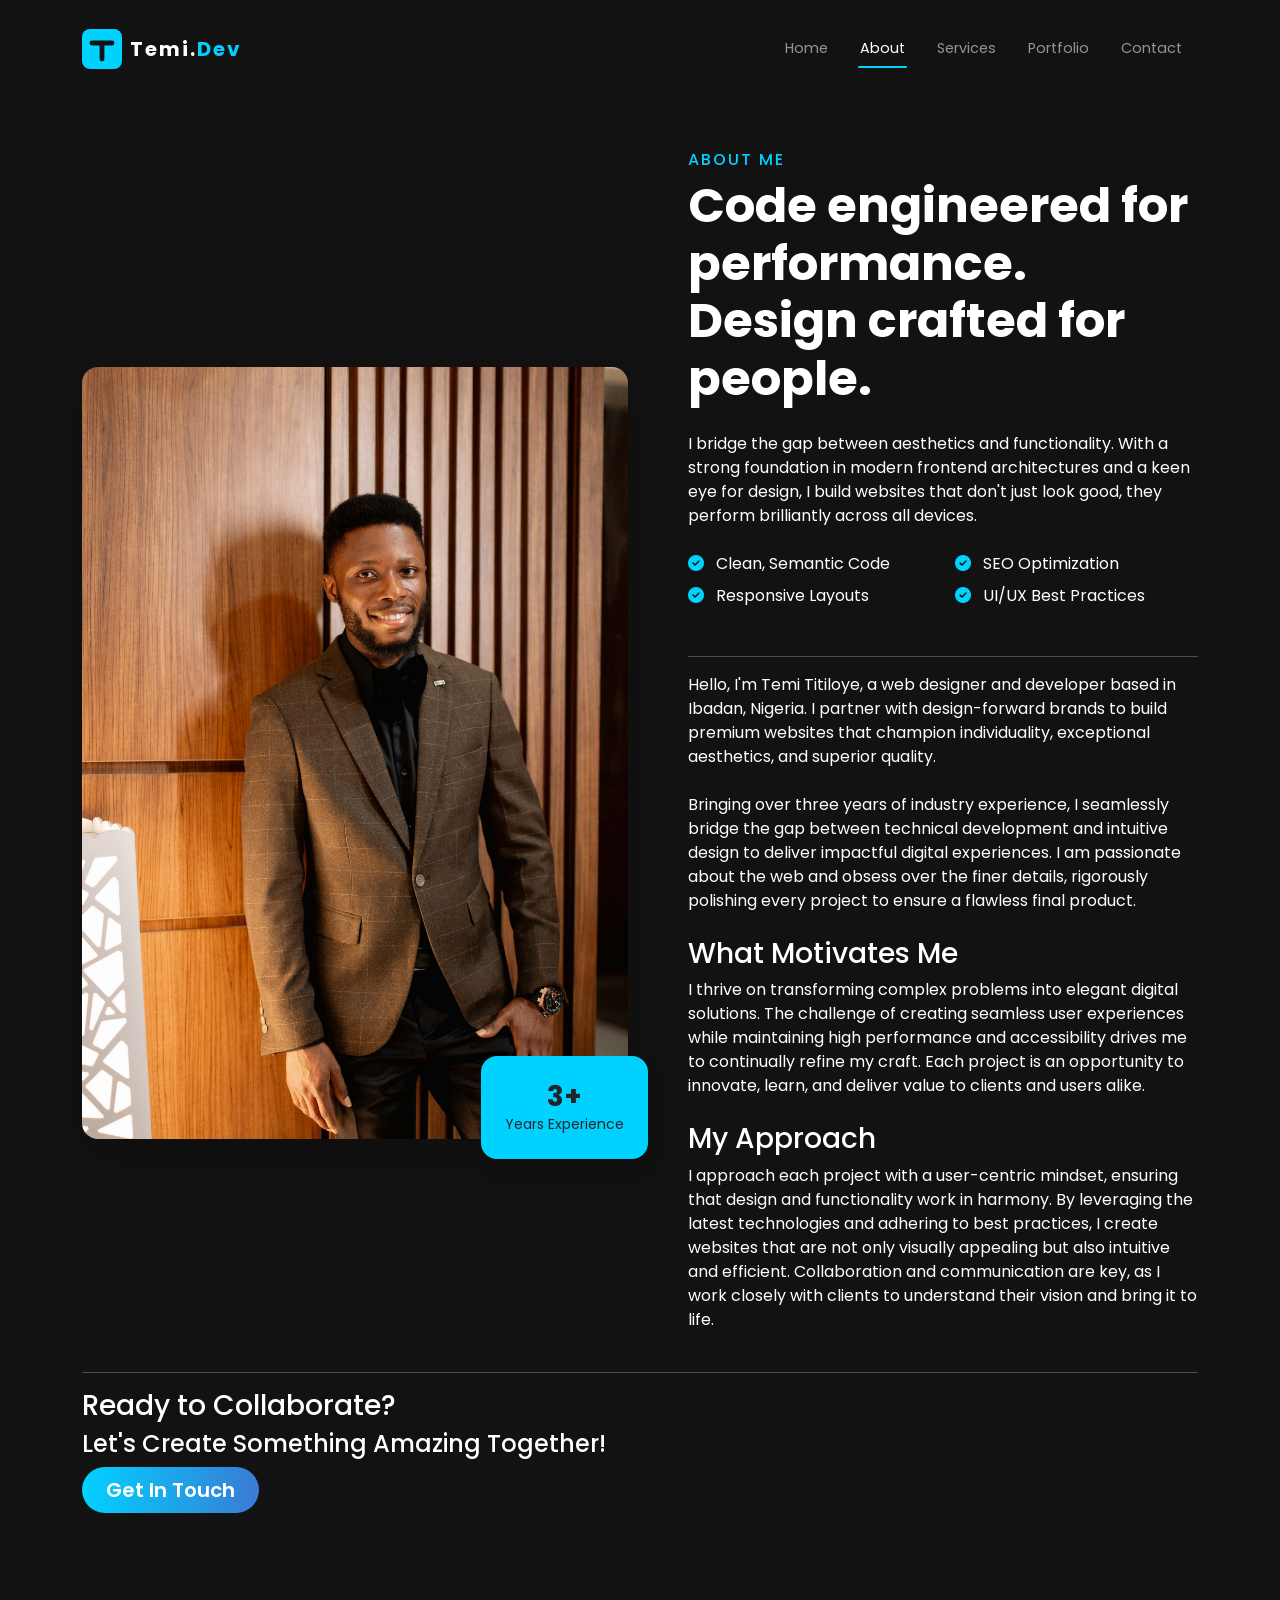
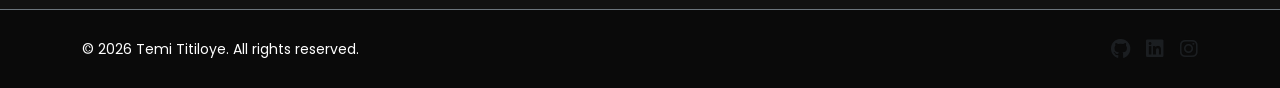
<file: about.html>
<!DOCTYPE html>
<html lang="en" style="scroll-behavior: smooth;">
<head>
    <meta charset="UTF-8">
    <meta name="viewport" content="width=device-width, initial-scale=1.0">
    <title>Temi Titiloye | My Portfolio</title>
    
    <!-- Google Fonts: Poppins -->
    <link rel="preconnect" href="https://fonts.googleapis.com">
    <link rel="preconnect" href="https://fonts.gstatic.com" crossorigin>
    <link href="https://fonts.googleapis.com/css2?family=Poppins:wght@300;400;600;700&display=swap" rel="stylesheet">
    
    <!-- Bootstrap 5 CSS -->
    <link href="https://cdn.jsdelivr.net/npm/bootstrap@5.3.2/dist/css/bootstrap.min.css" rel="stylesheet">
    
    <!-- FontAwesome for Icons -->
    <link rel="stylesheet" href="https://cdnjs.cloudflare.com/ajax/libs/font-awesome/6.4.0/css/all.min.css">
    
    <!-- External CSS -->
    <link rel="stylesheet" href="style.css">
</head>
<body data-bs-spy="scroll" data-bs-target="#main-nav" data-bs-smooth-scroll="true" tabindex="0">

    <!-- Navigation -->
    <nav id="main-nav" class="navbar navbar-expand-lg navbar-dark fixed-top">
        <div class="container">
            <a class="navbar-brand d-flex align-items-center gap-2" href="/index.html">
                <svg width="40" height="40" viewBox="0 0 100 100" xmlns="http://www.w3.org/2000/svg">
                    <rect width="100" height="100" rx="20" fill="#00d2ff"/>
                    <path d="M 25 35 L 75 35 M 50 35 L 50 75" stroke="#121212" stroke-width="12" stroke-linecap="round"/>
                </svg>
                <span class="fw-bold tracking-wide">Temi.<span class="text-primary-custom">Dev</span></span>
            </a>
            
            <button class="navbar-toggler" type="button" data-bs-toggle="collapse" data-bs-target="#navbarNav">
                <span class="navbar-toggler-icon"></span>
            </button>
            
            <div class="collapse navbar-collapse" id="navbarNav">
                <ul class="navbar-nav ms-auto">
                    <li class="nav-item"><a class="nav-link" href="/index.html">Home</a></li>
                    <li class="nav-item"><a class="nav-link active" href="/about.html">About</a></li>
                    <li class="nav-item"><a class="nav-link" href="/services.html">Services</a></li>
                    <li class="nav-item"><a class="nav-link" href="/portfolio.html">Portfolio</a></li>
                    <li class="nav-item"><a class="nav-link" href="/contact.html">Contact</a></li>
                </ul>
            </div>
        </div>
    </nav>

    

    <!-- About Section -->
    <section id="about" class="py-6 section-alt" style="padding-top: 150px;">
        <div class="container">
            <div class="row align-items-center">
                <div class="col-lg-6 mb-5 mb-lg-0">
                    <div class="about-image-wrapper">
                        <img src="/Portrait.jpg" alt="Temi Titiloye Portrait" class="img-fluid rounded-4 shadow-lg">
                        <div class="experience-badge shadow">
                            <h3 class="fw-bold mb-0 text-dark">3+</h3>
                            <p class="mb-0 text-dark small">Years Experience</p>
                        </div>
                    </div>
                </div>
                <div class="col-lg-6 ps-lg-5">
                    <h6 class="text-primary-custom text-uppercase tracking-wide mb-2">About Me</h6>
                    <h2 class="display-5 fw-bold mb-4">Code engineered for performance. Design crafted for people.</h2>
                    <p class="text-main mb-4">I bridge the gap between aesthetics and functionality. With a strong foundation in modern frontend architectures and a keen eye for design, I build websites that don't just look good, they perform brilliantly across all devices.</p>
                    <div class="row mt-4">
                        <div class="col-sm-6 mb-3">
                            <ul class="list-unstyled text-main">
                                <li class="mb-2"><i class="fas fa-check-circle text-primary-custom me-2"></i> Clean, Semantic Code</li>
                                <li class="mb-2"><i class="fas fa-check-circle text-primary-custom me-2"></i> Responsive Layouts</li>
                            </ul>
                        </div>
                        <div class="col-sm-6 mb-3">
                            <ul class="list-unstyled text-main">
                                <li class="mb-2"><i class="fas fa-check-circle text-primary-custom me-2"></i> SEO Optimization</li>
                                <li class="mb-2"><i class="fas fa-check-circle text-primary-custom me-2"></i> UI/UX Best Practices</li>
                            </ul>
                        </div>
                    </div>
                    <hr>
                    <p class="text-main mb-4">
                       Hello, I'm Temi Titiloye, a web designer and developer based in Ibadan, Nigeria. I partner with design-forward brands to build premium websites that champion individuality, exceptional aesthetics, and superior quality.
                    </p>
                     <p class="text-main mb-4">
                        Bringing over three years of industry experience, I seamlessly bridge the gap between technical development and intuitive design to deliver impactful digital experiences. I am passionate about the web and obsess over the finer details, rigorously polishing every project to ensure a flawless final product.
                    </p>
                    <h3 >What Motivates Me</h3>
                     <p class="text-main mb-4">
                        I thrive on transforming complex problems into elegant digital solutions. The challenge of creating seamless user experiences while maintaining high performance and accessibility drives me to continually refine my craft. Each project is an opportunity to innovate, learn, and deliver value to clients and users alike.
                    </p>
                    <h3>My Approach</h3>
                     <p class="text-main mb-4">
                        I approach each project with a user-centric mindset, ensuring that design and functionality work in harmony. By leveraging the latest technologies and adhering to best practices, I create websites that are not only visually appealing but also intuitive and efficient. Collaboration and communication are key, as I work closely with clients to understand their vision and bring it to life.
                    </p>
                </div>
            </div>
            <hr>
            <h3>Ready to Collaborate?</h3>
            <h4>Let's Create Something Amazing Together!</h4>
            <a href="/contact.html" class="btn btn-primary-custom btn-lg rounded-pill px-4">Get In Touch</a>
        </div>
    </section>


    <!-- Footer -->
    <footer class="py-4 border-top border-secondary text-center">
        <div class="container">
            <div class="d-flex flex-column flex-md-row justify-content-between align-items-center">
                <p class="mb-2 mb-md-0 text-main small">&copy; 2026 Temi Titiloye. All rights reserved.</p>
                <div class="social-links d-flex gap-3">
                    <a target="_blank" href="https://github.com/Tracymao" class="text-muted text-decoration-none fs-5 hover-primary"><i class="fab fa-github"></i></a>
                    <a target="_blank" href="https://linkedin.com/in/temi-titiloye" class="text-muted text-decoration-none fs-5 hover-primary"><i class="fab fa-linkedin"></i></a>
                    <a target="_blank" href="https://instagram.com/iamtracekid" class="text-muted text-decoration-none fs-5 hover-primary"><i class="fab fa-instagram"></i></a>
                </div>
            </div>
        </div>
    </footer>

    <!-- Bootstrap 5 JS Bundle -->
    <script src="https://cdn.jsdelivr.net/npm/bootstrap@5.3.2/dist/js/bootstrap.bundle.min.js"></script>
    
    <!-- Custom JS for Navbar Scroll Effect -->
    <script>
        window.addEventListener('scroll', function() {
            const navbar = document.querySelector('.navbar');
            if (window.scrollY > 50) {
                navbar.classList.add('scrolled');
            } else {
                navbar.classList.remove('scrolled');
            }
        });
    </script>
</body>
</html>
</file>
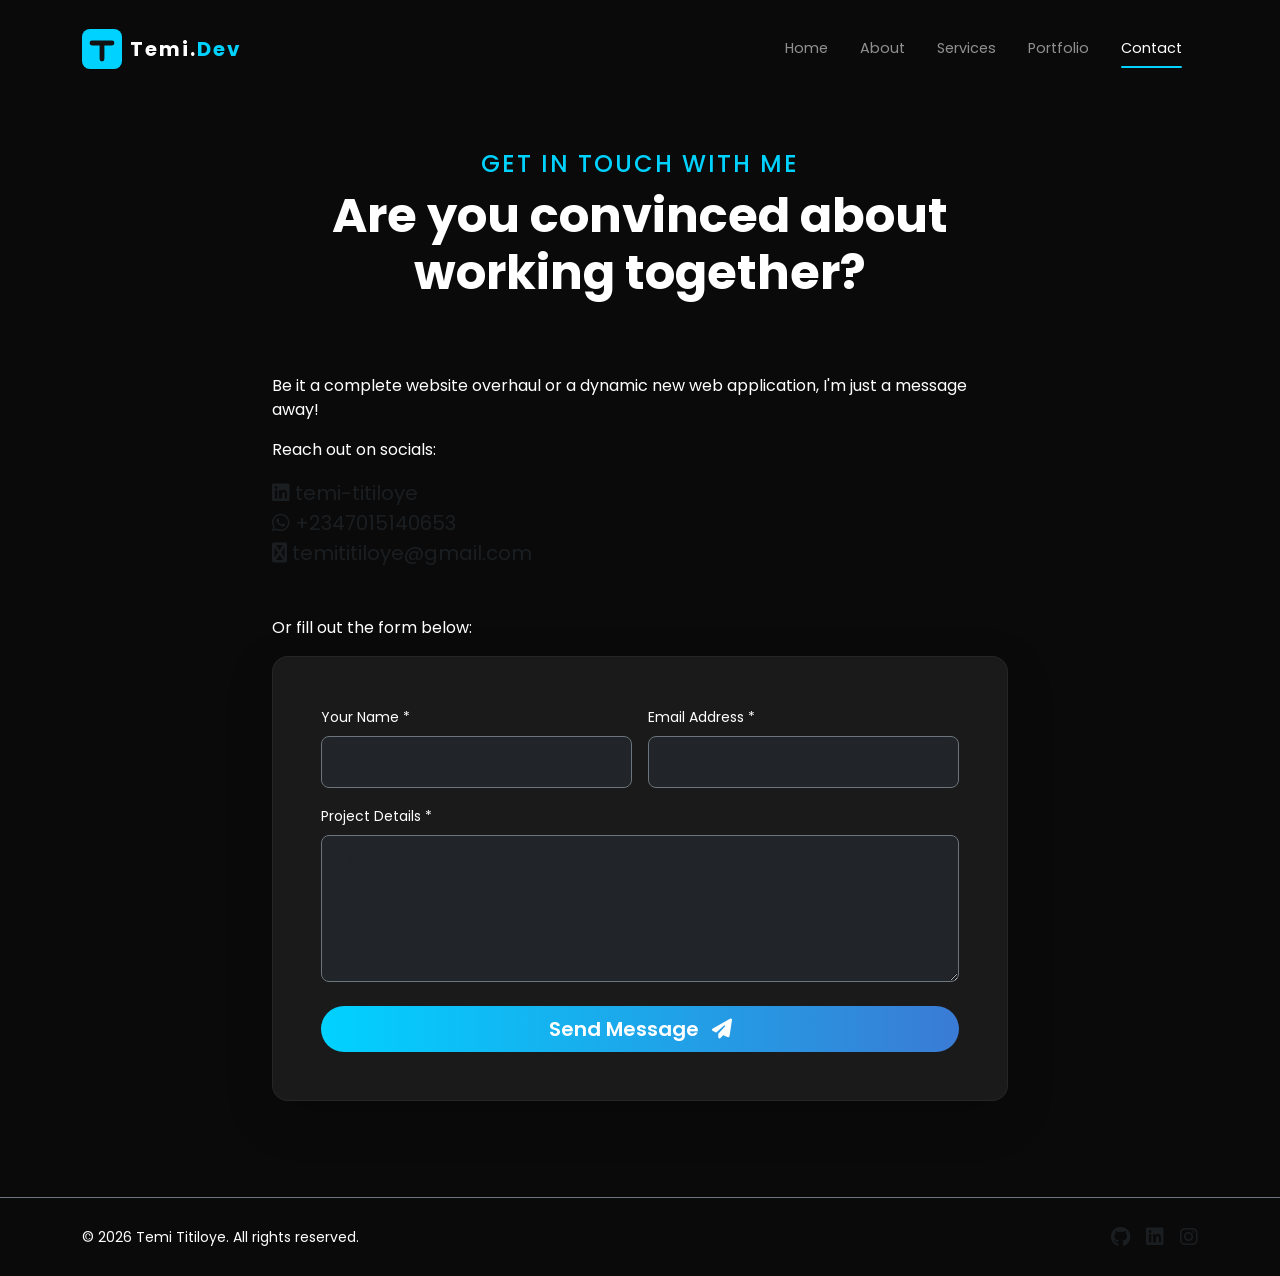
<file: contact.html>
<!DOCTYPE html>
<html lang="en" style="scroll-behavior: smooth;">
<head>
    <meta charset="UTF-8">
    <meta name="viewport" content="width=device-width, initial-scale=1.0">
    <title>Temi Titiloye | My Portfolio</title>
    
    <!-- Google Fonts: Poppins -->
    <link rel="preconnect" href="https://fonts.googleapis.com">
    <link rel="preconnect" href="https://fonts.gstatic.com" crossorigin>
    <link href="https://fonts.googleapis.com/css2?family=Poppins:wght@300;400;600;700&display=swap" rel="stylesheet">
    
    <!-- Bootstrap 5 CSS -->
    <link href="https://cdn.jsdelivr.net/npm/bootstrap@5.3.2/dist/css/bootstrap.min.css" rel="stylesheet">
    
    <!-- FontAwesome for Icons -->
    <link rel="stylesheet" href="https://cdnjs.cloudflare.com/ajax/libs/font-awesome/6.4.0/css/all.min.css">
    
    <!-- External CSS -->
    <link rel="stylesheet" href="style.css">
</head>
<body data-bs-spy="scroll" data-bs-target="#main-nav" data-bs-smooth-scroll="true" tabindex="0">

    <!-- Navigation -->
    <nav id="main-nav" class="navbar navbar-expand-lg navbar-dark fixed-top">
        <div class="container">
            <a class="navbar-brand d-flex align-items-center gap-2" href="/index.html">
                <svg width="40" height="40" viewBox="0 0 100 100" xmlns="http://www.w3.org/2000/svg">
                    <rect width="100" height="100" rx="20" fill="#00d2ff"/>
                    <path d="M 25 35 L 75 35 M 50 35 L 50 75" stroke="#121212" stroke-width="12" stroke-linecap="round"/>
                </svg>
                <span class="fw-bold tracking-wide">Temi.<span class="text-primary-custom">Dev</span></span>
            </a>
            
            <button class="navbar-toggler" type="button" data-bs-toggle="collapse" data-bs-target="#navbarNav">
                <span class="navbar-toggler-icon"></span>
            </button>
            
            <div class="collapse navbar-collapse" id="navbarNav">
                <ul class="navbar-nav ms-auto">
                    <li class="nav-item"><a class="nav-link" href="/index.html">Home</a></li>
                    <li class="nav-item"><a class="nav-link" href="/about.html">About</a></li>
                    <li class="nav-item"><a class="nav-link" href="/services.html">Services</a></li>
                    <li class="nav-item"><a class="nav-link" href="/portfolio.html">Portfolio</a></li>
                    <li class="nav-item"><a class="nav-link active" href="/contact.html">Contact</a></li>
                </ul>
            </div>
        </div>
    </nav>

   

    <!-- Contact Section -->
    <section id="contact" class="py-6" style="padding-top: 150px;">
        <div class="container">
            <div class="row justify-content-center">
                <div class="col-lg-8 text-center mb-5">
                    <h4 class="text-primary-custom text-uppercase tracking-wide mb-2">Get in touch with me</h4>
                    <h5 class="display-5 fw-bold mb-4">Are you convinced about working together?</h5>
                </div>

                <div class="col-lg-8 text-left mb-5">
                    <p class="text-main">Be it a complete website overhaul or a dynamic new web application, I'm just a message away!</p>
                    <p>Reach out on socials:</p>
                     <a target="_blank" href="https://linkedin.com/in/temi-titiloye" class="text-muted text-decoration-none fs-5 hover-primary"><i class="fab fa-linkedin"></i> temi-titiloye</a>
                     <br>
                    <a target="_blank" href="https://wa.me/+2347015140653" class="text-muted text-decoration-none fs-5 hover-primary"><i class="fab fa-whatsapp"></i> +2347015140653</a>
                    <br>
                    <a target="_blank" href="mailto:temititiloye@gmail.com/" class="text-muted text-decoration-none fs-5 hover-primary"><i class="fab fa-envelope"></i> temititiloye@gmail.com</a>
                </div>

            </div>

            

            <div class="row justify-content-center">
                <div class="col-lg-8">
                    <p>Or fill out the form below:</p>
                    <form class="contact-form p-5 rounded-4 shadow-lg">
                        <div class="row g-3">
                            <div class="col-md-6">
                                <label for="name" class="form-label text-main small">Your Name *</label>
                                <input type="text" class="form-control bg-dark text-white border-secondary" id="name" required>
                            </div>
                            <div class="col-md-6">
                                <label for="email" class="form-label text-main small">Email Address *</label>
                                <input type="email" class="form-control bg-dark text-white border-secondary" id="email" required>
                            </div>
                            <div class="col-12">
                                <label for="message" class="form-label text-main small">Project Details *</label>
                                <textarea class="form-control bg-dark text-white border-secondary" id="message" rows="5" placeholder="Tell me about your project goals..." required></textarea>
                            </div>
                            <div class="col-12 mt-4 text-center">
                                <button type="submit" class="btn btn-primary-custom btn-lg rounded-pill px-5 w-100">Send Message <i class="fas fa-paper-plane ms-2"></i></button>
                            </div>
                        </div>
                    </form>
                </div>
            </div>
        </div>
    </section>

    <!-- Footer -->
    <footer class="py-4 border-top border-secondary text-center">
        <div class="container">
            <div class="d-flex flex-column flex-md-row justify-content-between align-items-center">
                <p class="mb-2 mb-md-0 text-main small">&copy; 2026 Temi Titiloye. All rights reserved.</p>
                <div class="social-links d-flex gap-3">
                    <a target="_blank" href="https://github.com/Tracymao" class="text-muted text-decoration-none fs-5 hover-primary"><i class="fab fa-github"></i></a>
                    <a target="_blank" href="https://linkedin.com/in/temi-titiloye" class="text-muted text-decoration-none fs-5 hover-primary"><i class="fab fa-linkedin"></i></a>
                    <a target="_blank" href="https://instagram.com/iamtracekid" class="text-muted text-decoration-none fs-5 hover-primary"><i class="fab fa-instagram"></i></a>
                </div>
            </div>
        </div>
    </footer>

    <!-- Bootstrap 5 JS Bundle -->
    <script src="https://cdn.jsdelivr.net/npm/bootstrap@5.3.2/dist/js/bootstrap.bundle.min.js"></script>
    
    <!-- Custom JS for Navbar Scroll Effect -->
    <script>
        window.addEventListener('scroll', function() {
            const navbar = document.querySelector('.navbar');
            if (window.scrollY > 50) {
                navbar.classList.add('scrolled');
            } else {
                navbar.classList.remove('scrolled');
            }
        });
    </script>
</body>
</html>
</file>
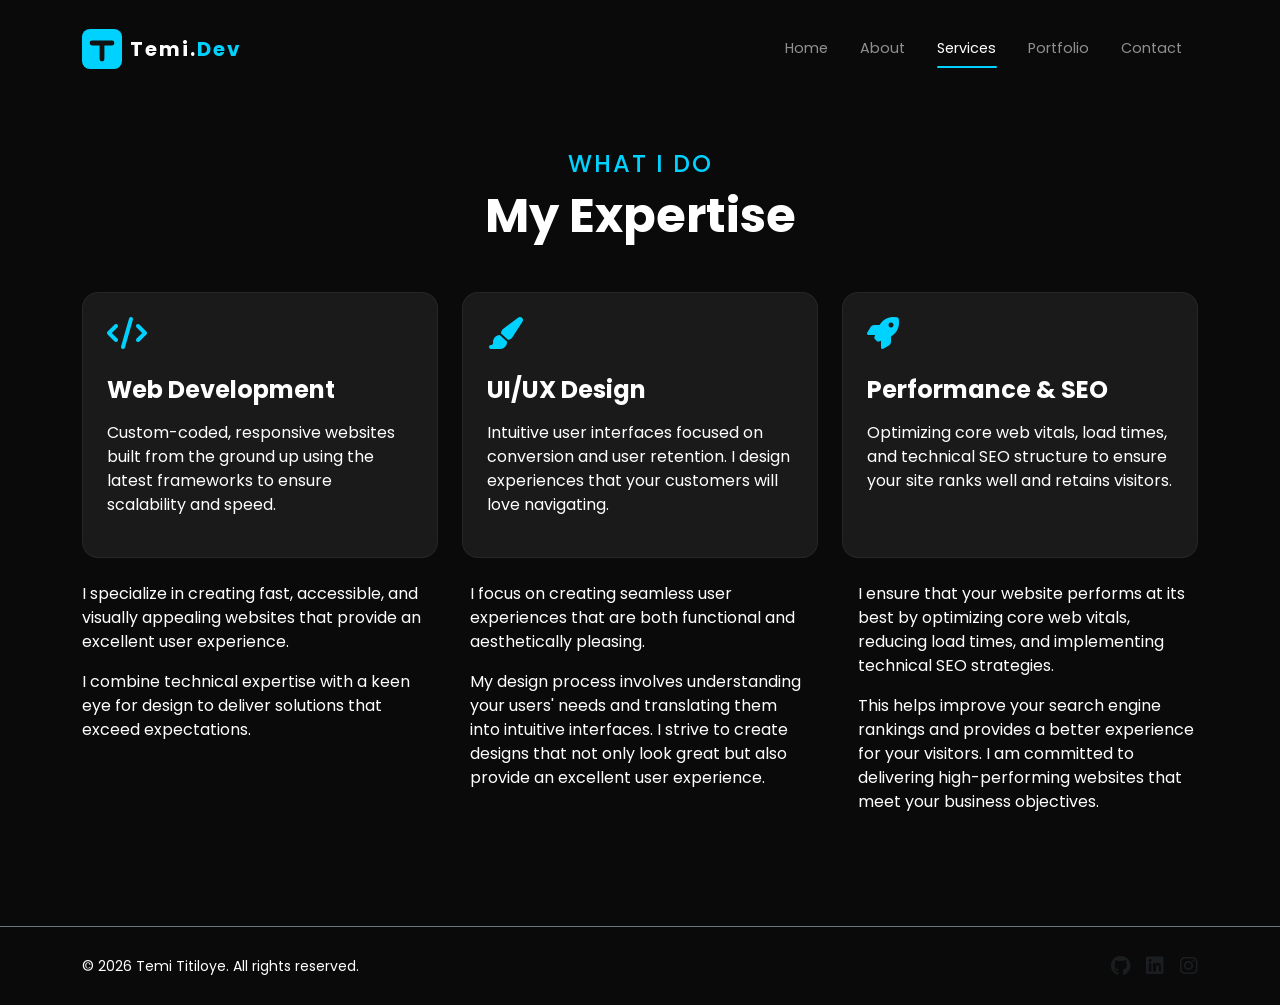
<file: services.html>
<!DOCTYPE html>
<html lang="en" style="scroll-behavior: smooth;">
<head>
    <meta charset="UTF-8">
    <meta name="viewport" content="width=device-width, initial-scale=1.0">
    <title>Temi Titiloye | My Portfolio</title>
    
    <!-- Google Fonts: Poppins -->
    <link rel="preconnect" href="https://fonts.googleapis.com">
    <link rel="preconnect" href="https://fonts.gstatic.com" crossorigin>
    <link href="https://fonts.googleapis.com/css2?family=Poppins:wght@300;400;600;700&display=swap" rel="stylesheet">
    
    <!-- Bootstrap 5 CSS -->
    <link href="https://cdn.jsdelivr.net/npm/bootstrap@5.3.2/dist/css/bootstrap.min.css" rel="stylesheet">
    
    <!-- FontAwesome for Icons -->
    <link rel="stylesheet" href="https://cdnjs.cloudflare.com/ajax/libs/font-awesome/6.4.0/css/all.min.css">
    
    <!-- External CSS -->
    <link rel="stylesheet" href="style.css">
</head>
<body data-bs-spy="scroll" data-bs-target="#main-nav" data-bs-smooth-scroll="true" tabindex="0">

    <!-- Navigation -->
    <nav id="main-nav" class="navbar navbar-expand-lg navbar-dark fixed-top">
        <div class="container">
            <a class="navbar-brand d-flex align-items-center gap-2" href="/index.html">
                <svg width="40" height="40" viewBox="0 0 100 100" xmlns="http://www.w3.org/2000/svg">
                    <rect width="100" height="100" rx="20" fill="#00d2ff"/>
                    <path d="M 25 35 L 75 35 M 50 35 L 50 75" stroke="#121212" stroke-width="12" stroke-linecap="round"/>
                </svg>
                <span class="fw-bold tracking-wide">Temi.<span class="text-primary-custom">Dev</span></span>
            </a>
            
            <button class="navbar-toggler" type="button" data-bs-toggle="collapse" data-bs-target="#navbarNav">
                <span class="navbar-toggler-icon"></span>
            </button>
            
            <div class="collapse navbar-collapse" id="navbarNav">
                <ul class="navbar-nav ms-auto">
                    <li class="nav-item"><a class="nav-link" href="/index.html">Home</a></li>
                    <li class="nav-item"><a class="nav-link" href="/about.html">About</a></li>
                    <li class="nav-item"><a class="nav-link active" href="/services.html">Services</a></li>
                    <li class="nav-item"><a class="nav-link" href="/portfolio.html">Portfolio</a></li>
                    <li class="nav-item"><a class="nav-link" href="/contact.html">Contact</a></li>
                </ul>
            </div>
        </div>
    </nav>

    

    <!-- Services Section -->
    <section id="services" class="py-6" style="padding-top: 150px;">
        <div class="container">
            <div class="text-center mb-5">
                <h4 class="text-primary-custom text-uppercase tracking-wide mb-2">What I Do</h4>
                <h2 class="display-5 fw-bold">My Expertise</h2>
            </div>
            <div class="row g-4">
                <!-- Service 1 -->
                <div class="col-md-4">
                    <div class="service-card p-4 rounded-4 h-100">
                        <div class="icon-box mb-4">
                            <i class="fas fa-code fa-2x"></i>
                        </div>
                        <h4 class="fw-bold mb-3">Web Development</h4>
                        <p class="text-main">Custom-coded, responsive websites built from the ground up using the latest frameworks to ensure scalability and speed.</p>
                    </div>
                </div>
                
                <!-- Service 2 -->
                <div class="col-md-4">
                    <div class="service-card p-4 rounded-4 h-100">
                        <div class="icon-box mb-4">
                            <i class="fas fa-paint-brush fa-2x"></i>
                        </div>
                        <h4 class="fw-bold mb-3">UI/UX Design</h4>
                        <p class="text-main">Intuitive user interfaces focused on conversion and user retention. I design experiences that your customers will love navigating.</p>
                    </div>
                </div>
                
                <!-- Service 3 -->
                <div class="col-md-4">
                    <div class="service-card p-4 rounded-4 h-100">
                        <div class="icon-box mb-4">
                            <i class="fas fa-rocket fa-2x"></i>
                        </div>
                        <h4 class="fw-bold mb-3">Performance & SEO</h4>
                        <p class="text-main">Optimizing core web vitals, load times, and technical SEO structure to ensure your site ranks well and retains visitors.</p>
                    </div>
                </div>
            </div>
        </div>

        <div class="container mt-4">
             <div class="row g-5">
                <!-- Service 1 -->
                <div class="col-md-4">
                    <p>I specialize in creating fast, accessible, and visually appealing websites that provide an excellent user experience.</p> 
                    <p>I combine technical expertise with a keen eye for design to deliver solutions that exceed expectations.</p>
                </div>
            
                <!-- Service 2 -->
                <div class="col-md-4">
                    <p>I focus on creating seamless user experiences that are both functional and aesthetically pleasing.</p> 
                    <p>My design process involves understanding your users' needs and translating them into intuitive interfaces. I strive to create designs that not only look great but also provide an excellent user experience.</p>
                </div>

                <!-- Service 3 -->
                <div class="col-md-4">
                    <p>I ensure that your website performs at its best by optimizing core web vitals, reducing load times, and implementing technical SEO strategies.</p> 
                    <p>This helps improve your search engine rankings and provides a better experience for your visitors. I am committed to delivering high-performing websites that meet your business objectives.</p>
                </div>
            </div>
        </div>
    </section>


    <!-- Footer -->
    <footer class="py-4 border-top border-secondary text-center">
        <div class="container">
            <div class="d-flex flex-column flex-md-row justify-content-between align-items-center">
                <p class="mb-2 mb-md-0 text-main small">&copy; 2026 Temi Titiloye. All rights reserved.</p>
                <div class="social-links d-flex gap-3">
                    <a target="_blank" href="https://github.com/Tracymao" class="text-muted text-decoration-none fs-5 hover-primary"><i class="fab fa-github"></i></a>
                    <a target="_blank" href="https://linkedin.com/in/temi-titiloye" class="text-muted text-decoration-none fs-5 hover-primary"><i class="fab fa-linkedin"></i></a>
                    <a target="_blank" href="https://instagram.com/iamtracekid" class="text-muted text-decoration-none fs-5 hover-primary"><i class="fab fa-instagram"></i></a>
                </div>
            </div>
        </div>
    </footer>

    <!-- Bootstrap 5 JS Bundle -->
    <script src="https://cdn.jsdelivr.net/npm/bootstrap@5.3.2/dist/js/bootstrap.bundle.min.js"></script>
    
    <!-- Custom JS for Navbar Scroll Effect -->
    <script>
        window.addEventListener('scroll', function() {
            const navbar = document.querySelector('.navbar');
            if (window.scrollY > 50) {
                navbar.classList.add('scrolled');
            } else {
                navbar.classList.remove('scrolled');
            }
        });
    </script>
</body>
</html>
</file>
<file: style.css>
/* Custom CSS for Temi Titiloye Portfolio */

/* Variables */
:root {
    --bg-main: #0a0a0a;
    --bg-alt: #121212;
    --bg-card: #1a1a1a;
    --primary: #00d2ff;
    --secondary: #3a7bd5;
    --text-main: #ffffff;
    --text-muted: #a0a0a0;
}

/* Base Styles */
body {
    font-family: 'Poppins', sans-serif;
    background-color: var(--bg-main);
    color: var(--text-main);
    overflow-x: hidden;
}

.py-6 {
    padding-top: 6rem;
    padding-bottom: 6rem;
}

.section-alt {
    background-color: var(--bg-alt);
}

.text-primary-custom {
    color: var(--primary) !important;
}

.bg-primary-custom {
    background-color: var(--primary) !important;
}

.tracking-wide {
    letter-spacing: 2px;
}

.hover-primary:hover {
    color: var(--primary) !important;
    transition: color 0.3s ease;
}

/* Gradient Text */
.text-gradient {
    background: linear-gradient(to right, var(--primary), var(--secondary));
    -webkit-background-clip: text;
    -webkit-text-fill-color: transparent;
    background-clip: text;
}

/* Custom Buttons */
.btn-primary-custom {
    background: linear-gradient(to right, var(--primary), var(--secondary));
    border: none;
    color: #fff;
    font-weight: 600;
    transition: transform 0.3s ease, box-shadow 0.3s ease;
}

.btn-primary-custom:hover {
    transform: translateY(-2px);
    box-shadow: 0 10px 20px rgba(0, 210, 255, 0.3);
    color: #fff;
}

/* Navbar Scrolled State */
.navbar {
    padding: 1.5rem 0;
    transition: all 0.4s ease;
    background-color: transparent !important;
}

.navbar.scrolled {
    padding: 0.8rem 0;
    background-color: rgba(10, 10, 10, 0.95) !important;
    backdrop-filter: blur(10px);
    border-bottom: 1px solid rgba(255, 255, 255, 0.05);
}

.navbar-nav .nav-link {
    font-size: 0.9rem;
    font-weight: 400;
    margin: 0 0.5rem;
    position: relative;
}

.navbar-nav .nav-link.active::after,
.navbar-nav .nav-link:hover::after {
    content: '';
    position: absolute;
    bottom: 0;
    left: 10%;
    width: 80%;
    height: 2px;
    background-color: var(--primary);
    border-radius: 2px;
}

/* Hero Section */
.hero-section {
    min-height: 100vh;
    position: relative;
    padding-top: 80px;
}

.hero-glow {
    position: absolute;
    top: 50%;
    right: 5%;
    width: 40vw;
    height: 40vw;
    background: radial-gradient(circle, rgba(0,210,255,0.15) 0%, rgba(0,0,0,0) 70%);
    border-radius: 50%;
    transform: translateY(-50%);
    z-index: -1;
    pointer-events: none;
}

/* About Section */
.about-image-wrapper {
    position: relative;
}

.experience-badge {
    position: absolute;
    bottom: -20px;
    right: -20px;
    background: var(--primary);
    padding: 1.5rem;
    border-radius: 1rem;
    text-align: center;
}

/* Services Cards */
.service-card {
    background-color: var(--bg-card);
    border: 1px solid rgba(255, 255, 255, 0.05);
    transition: all 0.4s ease;
}

.service-card:hover, .service-card.active-card {
    transform: translateY(-10px);
    background-color: rgba(255, 255, 255, 0.03);
    border-color: rgba(0, 210, 255, 0.3);
}

.icon-box {
    color: var(--primary);
}

/* Portfolio Section */
.portfolio-item {
    cursor: pointer;
}

.portfolio-item img {
    transition: transform 0.6s ease;
}

.portfolio-overlay {
    position: absolute;
    top: 0;
    left: 0;
    right: 0;
    bottom: 0;
    background: linear-gradient(to top, rgba(0,0,0,0.9) 0%, rgba(0,0,0,0.2) 50%, transparent 100%);
    opacity: 0;
    transition: opacity 0.4s ease;
}

.portfolio-item:hover img {
    transform: scale(1.05);
}

.portfolio-item:hover .portfolio-overlay {
    opacity: 1;
}

/* Contact Form */
.contact-form {
    background-color: var(--bg-card);
    border: 1px solid rgba(255, 255, 255, 0.05);
}

.form-control {
    border-radius: 0.5rem;
    padding: 0.8rem 1rem;
}

.form-control:focus {
    background-color: #222;
    color: #fff;
    border-color: var(--primary);
    box-shadow: 0 0 0 0.25rem rgba(0, 210, 255, 0.25);
}
</file>
